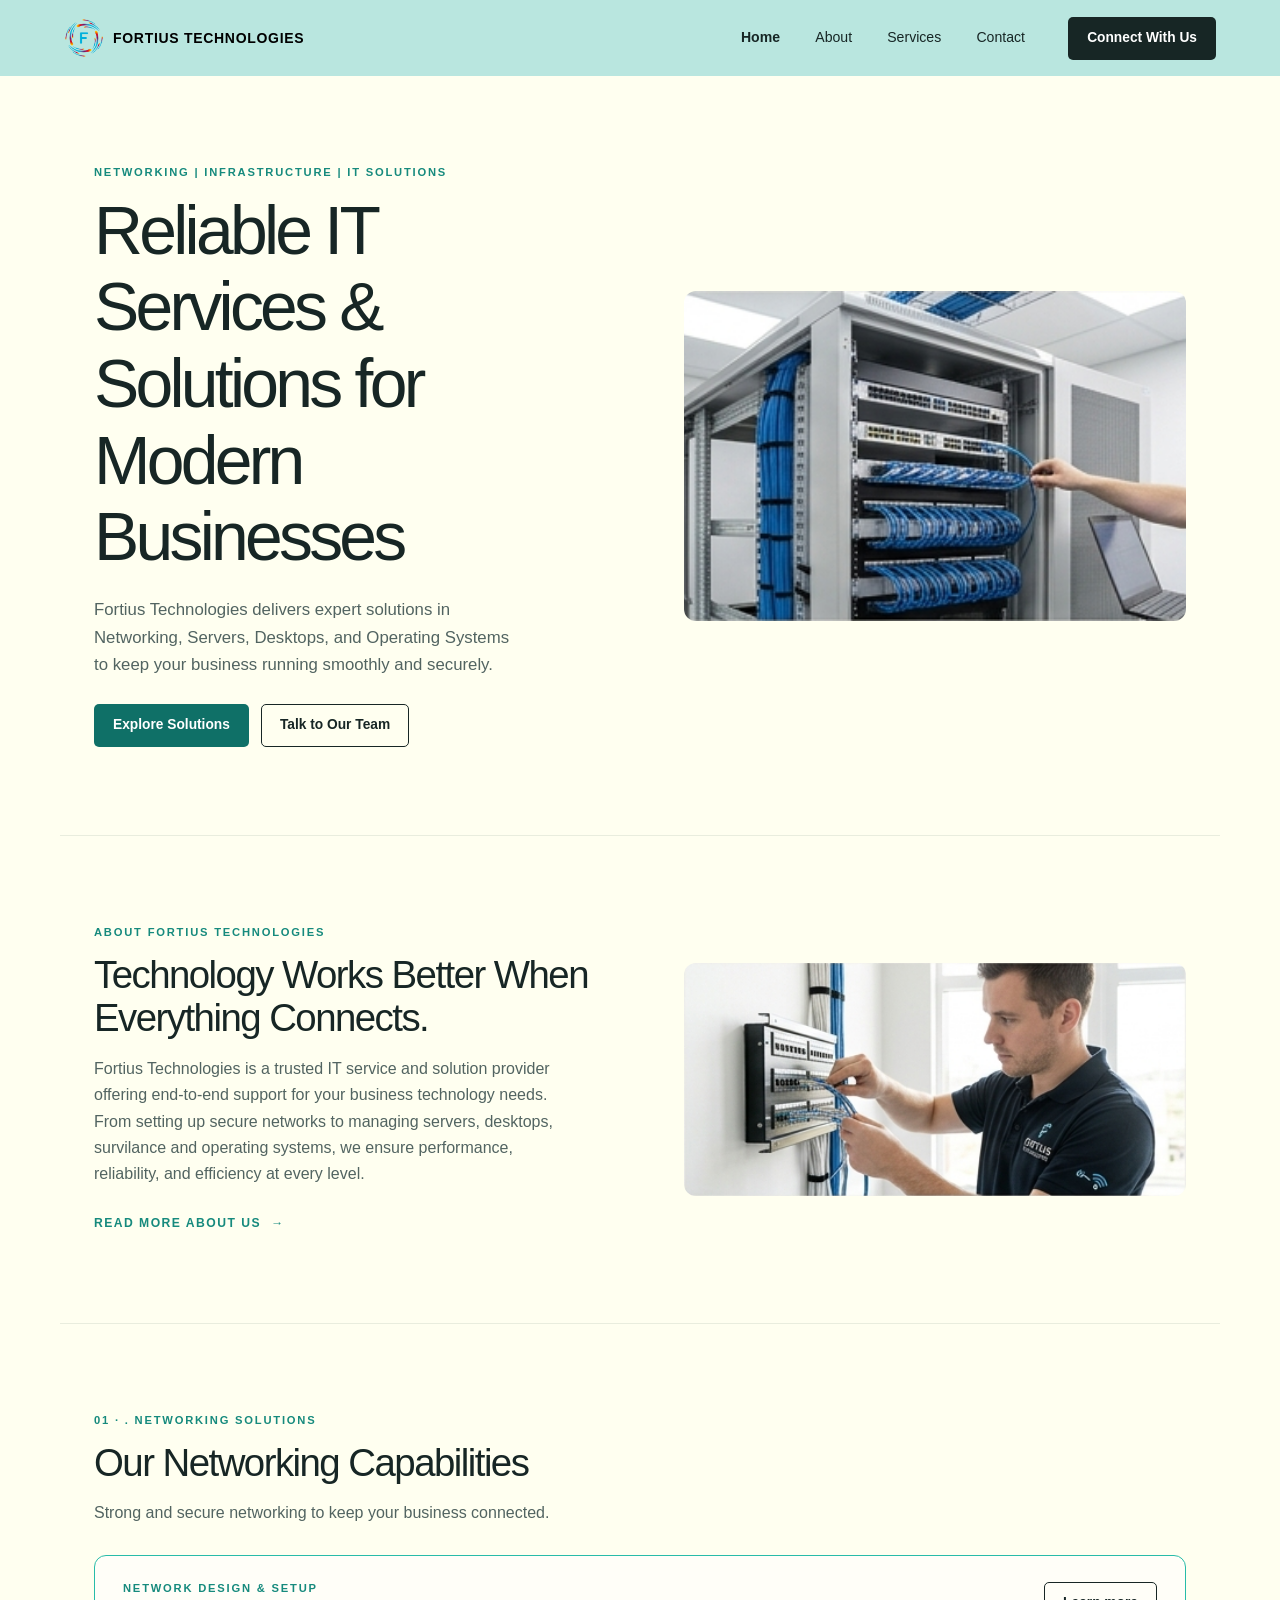
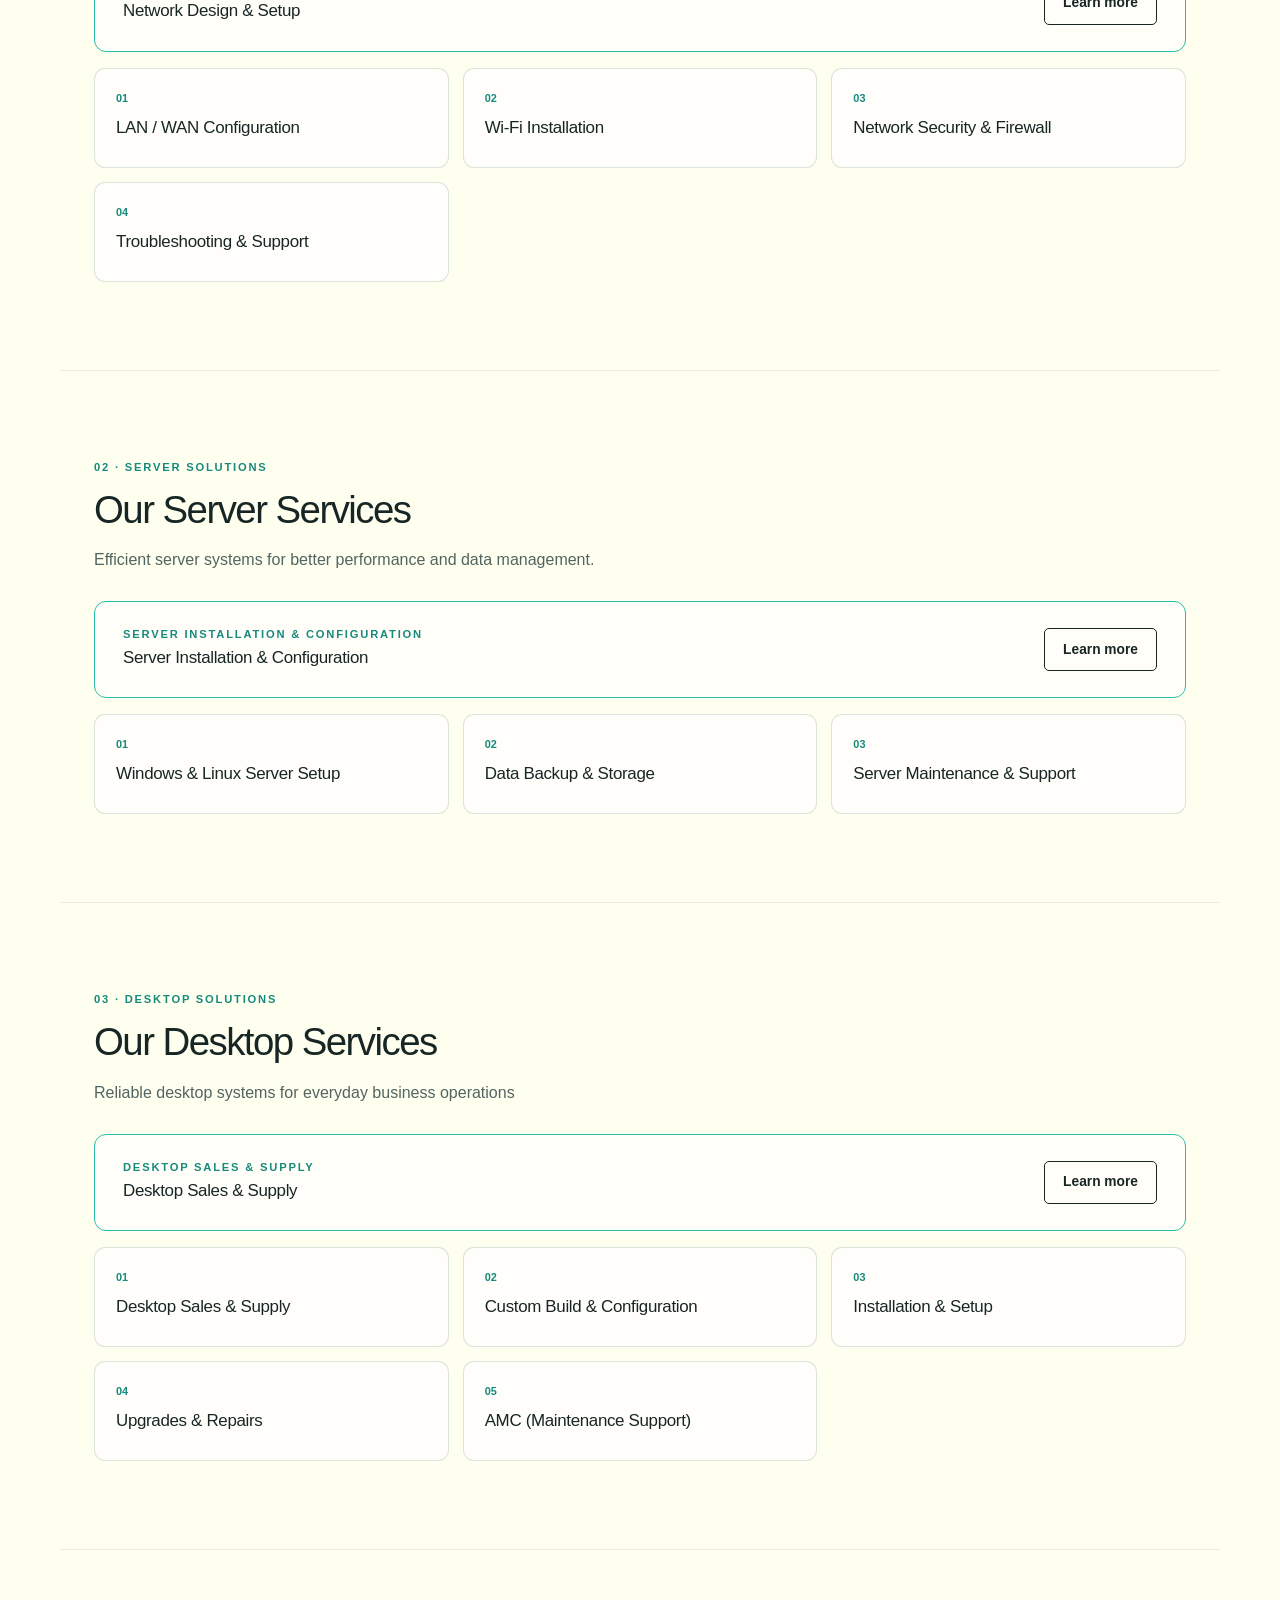
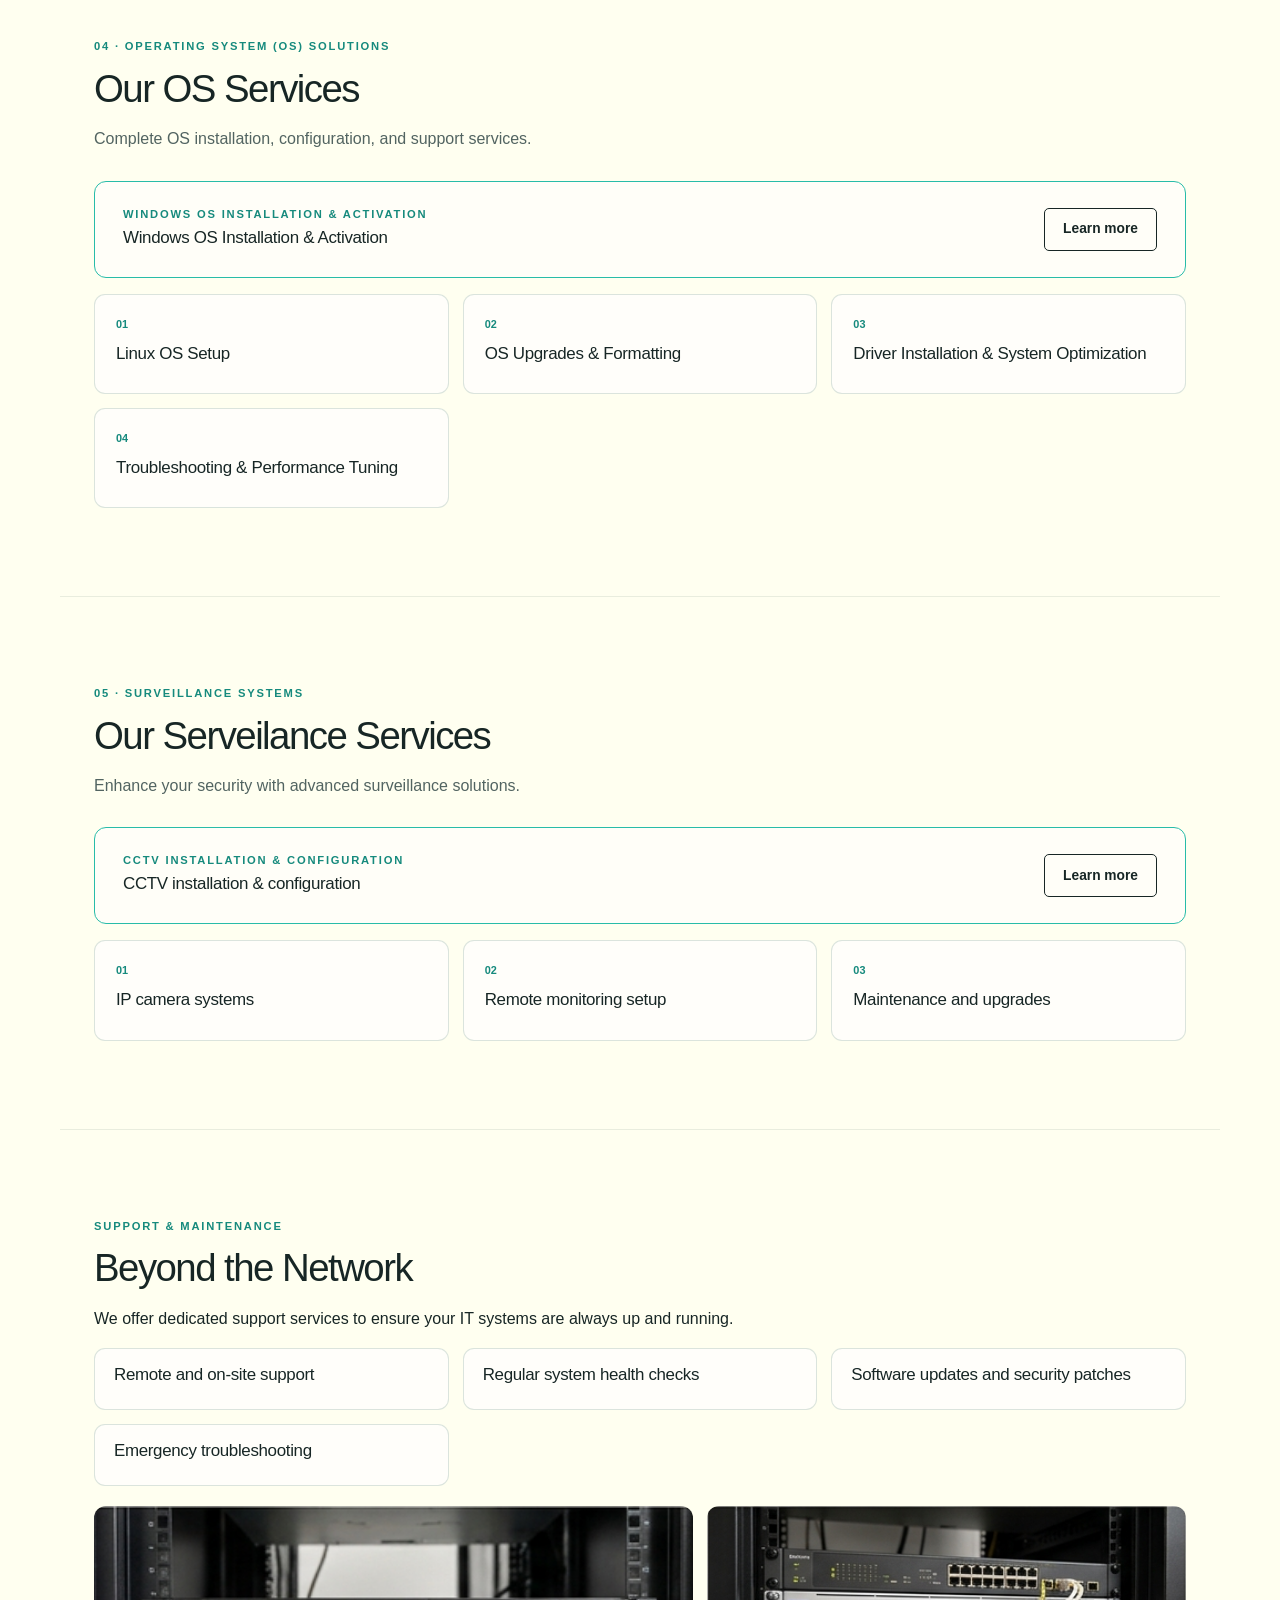
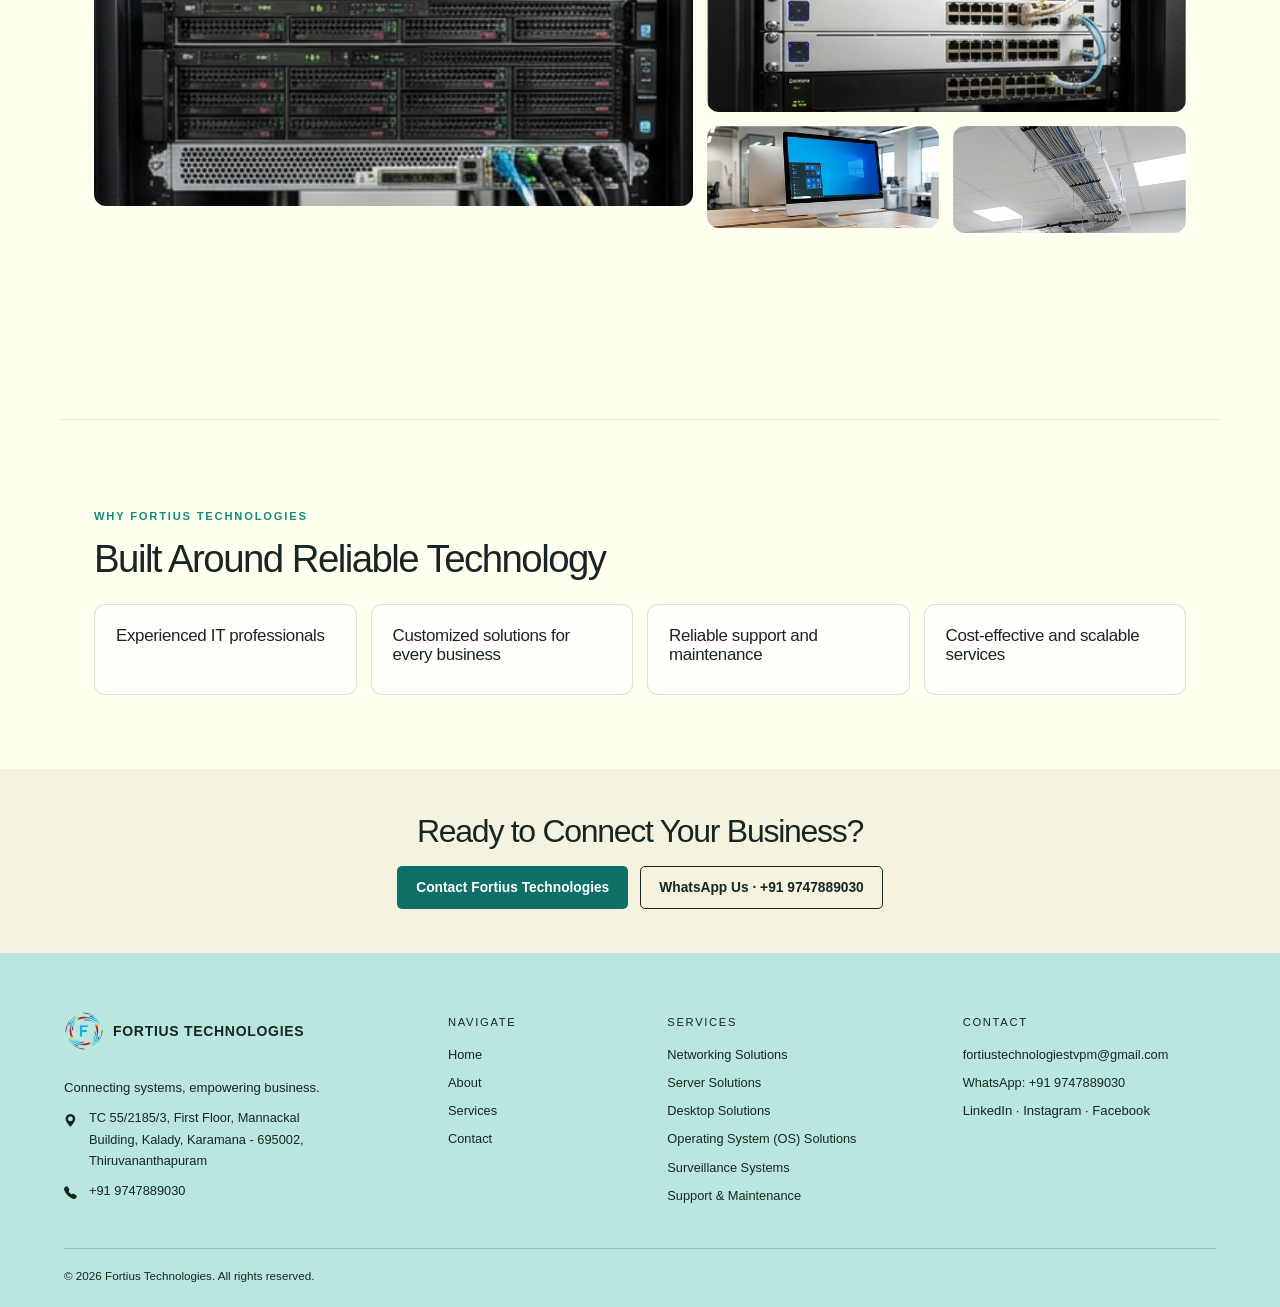
<file: index.html>
<!doctype html>
<html lang="en">
<head>
  <meta charset="utf-8">
  <meta name="viewport" content="width=device-width, initial-scale=1">
  <meta name="description" content="Fortius Technologies connects businesses with reliable networking and IT infrastructure solutions.">
  <title>Fortius Technologies | Connecting Systems. Powering Business.</title>
  <link href="https://cdn.jsdelivr.net/npm/bootstrap@5.0.2/dist/css/bootstrap.min.css" rel="stylesheet" integrity="sha384-EVSTQN3/azprG1Anm3QDgpJLIm9Nao0Yz1ztcQTwFspd3yD65VohhpuuCOmLASjC" crossorigin="anonymous">
  <link rel="stylesheet" href="https://cdn.jsdelivr.net/npm/bootstrap-icons@1.11.3/font/bootstrap-icons.min.css">
  <link rel="icon" type="image/png" href="images/fortius_symbol.png">
  <link rel="stylesheet" href="styles.css">
</head>
<body>
  <header class="site-header navbar navbar-expand-lg">
    <div class="container-fluid site-header-inner">
      <div class="brand navbar-brand" aria-label="Fortius Technologies"><img class="brand-symbol" src="images/fortius_symbol.png" alt=""><span><strong>FORTIUS TECHNOLOGIES</strong></span></div>
      <button class="navbar-toggler" type="button" data-bs-toggle="collapse" data-bs-target="#fortiusNavbar" aria-controls="fortiusNavbar" aria-expanded="false" aria-label="Toggle navigation">
        <span class="navbar-toggler-icon"></span>
      </button>
      <nav class="collapse navbar-collapse" id="fortiusNavbar" aria-label="Main navigation">
        <ul class="navbar-nav ms-auto align-items-lg-center">
          <li class="nav-item"><a class="nav-link active" href="index.html" aria-current="page">Home</a></li>
          <li class="nav-item"><a class="nav-link" href="about.html">About</a></li>
          <li class="nav-item"><a class="nav-link" href="services.html">Services</a></li>
          <li class="nav-item"><a class="nav-link" href="contact.html">Contact</a></li>
          <li class="nav-item"><a class="button button-dark header-cta ms-lg-3" href="contact.html">Connect With Us</a></li>
        </ul>
      </nav>
    </div>
  </header>

  <main>
    <section class="section hero">
      <div class="hero-copy">
        <p class="eyebrow">Networking | Infrastructure | IT Solutions</p>
        <h1>Reliable IT Services & Solutions for Modern Businesses</h1>
        <p class="intro">Fortius Technologies delivers expert solutions in Networking, Servers, Desktops, and Operating Systems to keep your business running smoothly and securely.</p>
        <div class="button-row"><a class="button button-primary" href="services.html">Explore Solutions</a><a class="button button-outline" href="contact.html">Talk to Our Team</a></div>
      </div>
      <img class="image-placeholder image-hero" src="images/01-home-hero-it-installation.png" alt="Technician working on a network installation">
    </section>

    <section class="section about-preview">
      <div class="section-copy">
        <p class="eyebrow">About Fortius Technologies</p>
        <h2>Technology Works Better When Everything Connects.</h2>
        <p>Fortius Technologies is a trusted IT service and solution provider offering end-to-end support for your business technology needs. From setting up secure networks to managing servers, desktops, survilance and operating systems, we ensure performance, reliability, and efficiency at every level.</p>
        <a class="text-link" href="about.html">Read more about us <span aria-hidden="true">→</span></a>
      </div>
      <img class="image-placeholder image-chart" src="images/02-about-technician-at-work.png" alt="Fortius Technologies technician working on network cabling">
    </section>

    <section class="section capabilities">
      <p class="eyebrow">01 · . Networking Solutions</p>
      <h2>Our Networking Capabilities</h2>
      <p class="section-lead">Strong and secure networking to keep your business connected.</p>
      <article class="feature-card">
        <div><p class="eyebrow">Network Design & Setup </p><h3>	Network Design & Setup </h3></div>
        <a class="button button-outline" href="services.html">Learn more</a>
      </article>
      <div class="card-grid card-grid-five">
        <article class="small-card"><span class="card-number">01</span><h3>LAN / WAN Configuration </h3></article>
        <article class="small-card"><span class="card-number">02</span><h3>Wi-Fi Installation </h3></article>
        <article class="small-card"><span class="card-number">03</span><h3>Network Security & Firewall </h3></article>
        <article class="small-card"><span class="card-number">04</span><h3>Troubleshooting & Support </h3></article>
        
      </div>
    </section>
     <section class="section capabilities">
      <p class="eyebrow">02 · Server Solutions</p>
      <h2>Our Server Services</h2>
      <p class="section-lead">Efficient server systems for better performance and data management.</p>
      <article class="feature-card">
        <div><p class="eyebrow">Server Installation & Configuration  </p><h3>	Server Installation & Configuration  </h3></div>
        <a class="button button-outline" href="services.html">Learn more</a>
      </article>
      <div class="card-grid card-grid-five">
        <article class="small-card"><span class="card-number">01</span><h3>Windows & Linux Server Setup </h3></article>
        <article class="small-card"><span class="card-number">02</span><h3>Data Backup & Storage  </h3></article>
        <article class="small-card"><span class="card-number">03</span><h3>Server Maintenance & Support  </h3></article>
        
        
      </div>
    </section>
     <section class="section capabilities">
      <p class="eyebrow">03 · Desktop Solutions </p>
      <h2>Our Desktop Services</h2> 
      <p class="section-lead">Reliable desktop systems for everyday business operations</p>
      <article class="feature-card">
        <div><p class="eyebrow">	Desktop Sales & Supply </p><h3>Desktop Sales & Supply </h3></div>
        <a class="button button-outline" href="services.html">Learn more</a>
      </article>
      <div class="card-grid card-grid-five">
        <article class="small-card"><span class="card-number">01</span><h3>	Desktop Sales & Supply </h3></article>
        <article class="small-card"><span class="card-number">02</span><h3>Custom Build & Configuration  </h3></article>
        <article class="small-card"><span class="card-number">03</span><h3>Installation & Setup  </h3></article>
        <article class="small-card"><span class="card-number">04</span><h3>Upgrades & Repairs  </h3></article>
        <article class="small-card"><span class="card-number">05</span><h3>AMC (Maintenance Support)   </h3></article>
      </div>
    </section>
     <section class="section capabilities">
      <p class="eyebrow">04 · Operating System (OS) Solutions</p>
      <h2>Our OS Services</h2>
      <p class="section-lead">Complete OS installation, configuration, and support services.</p>
      <article class="feature-card">
        <div><p class="eyebrow">Windows OS Installation & Activation  </p><h3>	Windows OS Installation & Activation  </h3></div>
        <a class="button button-outline" href="services.html">Learn more</a>
      </article>
      <div class="card-grid card-grid-five">
        <article class="small-card"><span class="card-number">01</span><h3>	Linux OS Setup  </h3></article>
        <article class="small-card"><span class="card-number">02</span><h3>OS Upgrades & Formatting  </h3></article>
        <article class="small-card"><span class="card-number">03</span><h3>Driver Installation & System Optimization </h3></article>
        <article class="small-card"><span class="card-number">04</span><h3>Troubleshooting & Performance Tuning  </h3></article>
        
      </div>
    </section>
     <section class="section capabilities">
      <p class="eyebrow">05 · Surveillance Systems</p>
      <h2>Our Serveilance  Services</h2>
      <p class="section-lead">Enhance your security with advanced surveillance solutions.</p>
      <article class="feature-card">
        <div><p class="eyebrow">	CCTV installation & configuration  </p><h3>	CCTV installation & configuration  </h3></div>
        <a class="button button-outline" href="services.html">Learn more</a>
      </article>
      <div class="card-grid card-grid-five">
        <article class="small-card"><span class="card-number">01</span><h3>	IP camera systems   </h3></article>
        <article class="small-card"><span class="card-number">02</span><h3>Remote monitoring setup   </h3></article>
        <article class="small-card"><span class="card-number">03</span><h3>Maintenance and upgrades </h3></article>
        
        
      </div>
    </section>

    <section class="section beyond">
      <p class="eyebrow">Support & Maintenance</p>
      <h2>Beyond the Network</h2>
      <p>We offer dedicated support services to ensure your IT systems are always up and running.</p>
      <div class="card-grid card-grid-three compact-grid">
        <article class="small-card"><h3>Remote and on-site support </h3></article>
        <article class="small-card"><h3>Regular system health checks </h3></article>
        <article class="small-card"><h3>Software updates and security patches </h3></article>
        <article class="small-card"><h3>Emergency troubleshooting </h3></article>
      </div>
      <div class="image-grid">
        <img class="image-placeholder image-large" src="images/08-server-installations.png" alt="Installed server equipment in a rack">
        <div class="image-stack">
          <img class="image-placeholder" src="images/04-networking-switching-routing.png" alt="Network switches and routing equipment">
          <div class="image-pair">
            <img class="image-placeholder" src="images/09-desktop-sales-services.png" alt="Desktop computer prepared for business use">
            <img class="image-placeholder" src="images/03-structured-cabling.png" alt="Structured network cabling installation">
          </div>
        </div>
      </div>
    </section>

    <section class="section reliable">
      <p class="eyebrow">Why Fortius Technologies</p>
      <h2>Built Around Reliable Technology</h2>
      <div class="card-grid card-grid-four">
        <article class="small-card"><h3>Experienced IT professionals </h3></article>
        <article class="small-card"><h3>Customized solutions for every business </h3></article>
        <article class="small-card"><h3>Reliable support and maintenance </h3></article>
        <article class="small-card"><h3>Cost-effective and scalable services</h3></article>
      </div>
    </section>

    <section class="contact-banner">
      <h2>Ready to Connect Your Business?</h2>
      <div class="button-row"><a class="button button-primary" href="contact.html">Contact Fortius Technologies</a><a class="button button-outline" href="https://wa.me/919747889030">WhatsApp Us · +91 9747889030</a></div>
    </section>
  </main>

  <footer class="site-footer">
    <div class="footer-brand"><a class="brand brand-light" href="index.html"><img class="brand-symbol" src="images/fortius_symbol.png" alt=""><span><strong>FORTIUS TECHNOLOGIES</strong></span></a><p>Connecting systems, empowering business.</p><p class="footer-contact-line"><i class="bi bi-geo-alt-fill" aria-hidden="true"></i><span>TC 55/2185/3, First Floor, Mannackal Building, Kalady, Karamana - 695002, Thiruvananthapuram</span></p><a class="footer-contact-line" href="tel:+919747889030"><i class="bi bi-telephone-fill" aria-hidden="true"></i><span>+91 9747889030</span></a></div>
    <div class="footer-column"><h2>Navigate</h2><a href="index.html">Home</a><a href="about.html">About</a><a href="services.html">Services</a><a href="contact.html">Contact</a></div>
    <div class="footer-column"><h2>Services</h2><a href="services.html">Networking Solutions</a><a href="services.html">Server Solutions</a><a href="services.html">Desktop Solutions</a><a href="services.html">Operating System (OS) Solutions</a><a href="services.html">Surveillance Systems</a><a href="services.html">Support &amp; Maintenance</a></div>
    <div class="footer-column"><h2>Contact</h2><a href="mailto:fortiustechnologiestvpm@gmail.com">fortiustechnologiestvpm@gmail.com</a><a href="https://wa.me/919747889030">WhatsApp: +91 9747889030</a><p>LinkedIn · Instagram · Facebook</p></div>
    <div class="footer-bottom"><span>© 2026 Fortius Technologies. All rights reserved.</span></div>
  </footer>
  <script src="https://cdn.jsdelivr.net/npm/@popperjs/core@2.9.2/dist/umd/popper.min.js" integrity="sha384-IQsoLXl5PILFhosVNubq5LC7Qb9DXgDA9i+tQ8Zj3iwWAwPtgFTxbJ8NT4GN1R8p" crossorigin="anonymous"></script>
<script src="https://cdn.jsdelivr.net/npm/bootstrap@5.0.2/dist/js/bootstrap.min.js" integrity="sha384-cVKIPhGWiC2Al4u+LWgxfKTRIcfu0JTxR+EQDz/bgldoEyl4H0zUF0QKbrJ0EcQF" crossorigin="anonymous"></script>
</body>
</html>
</file>
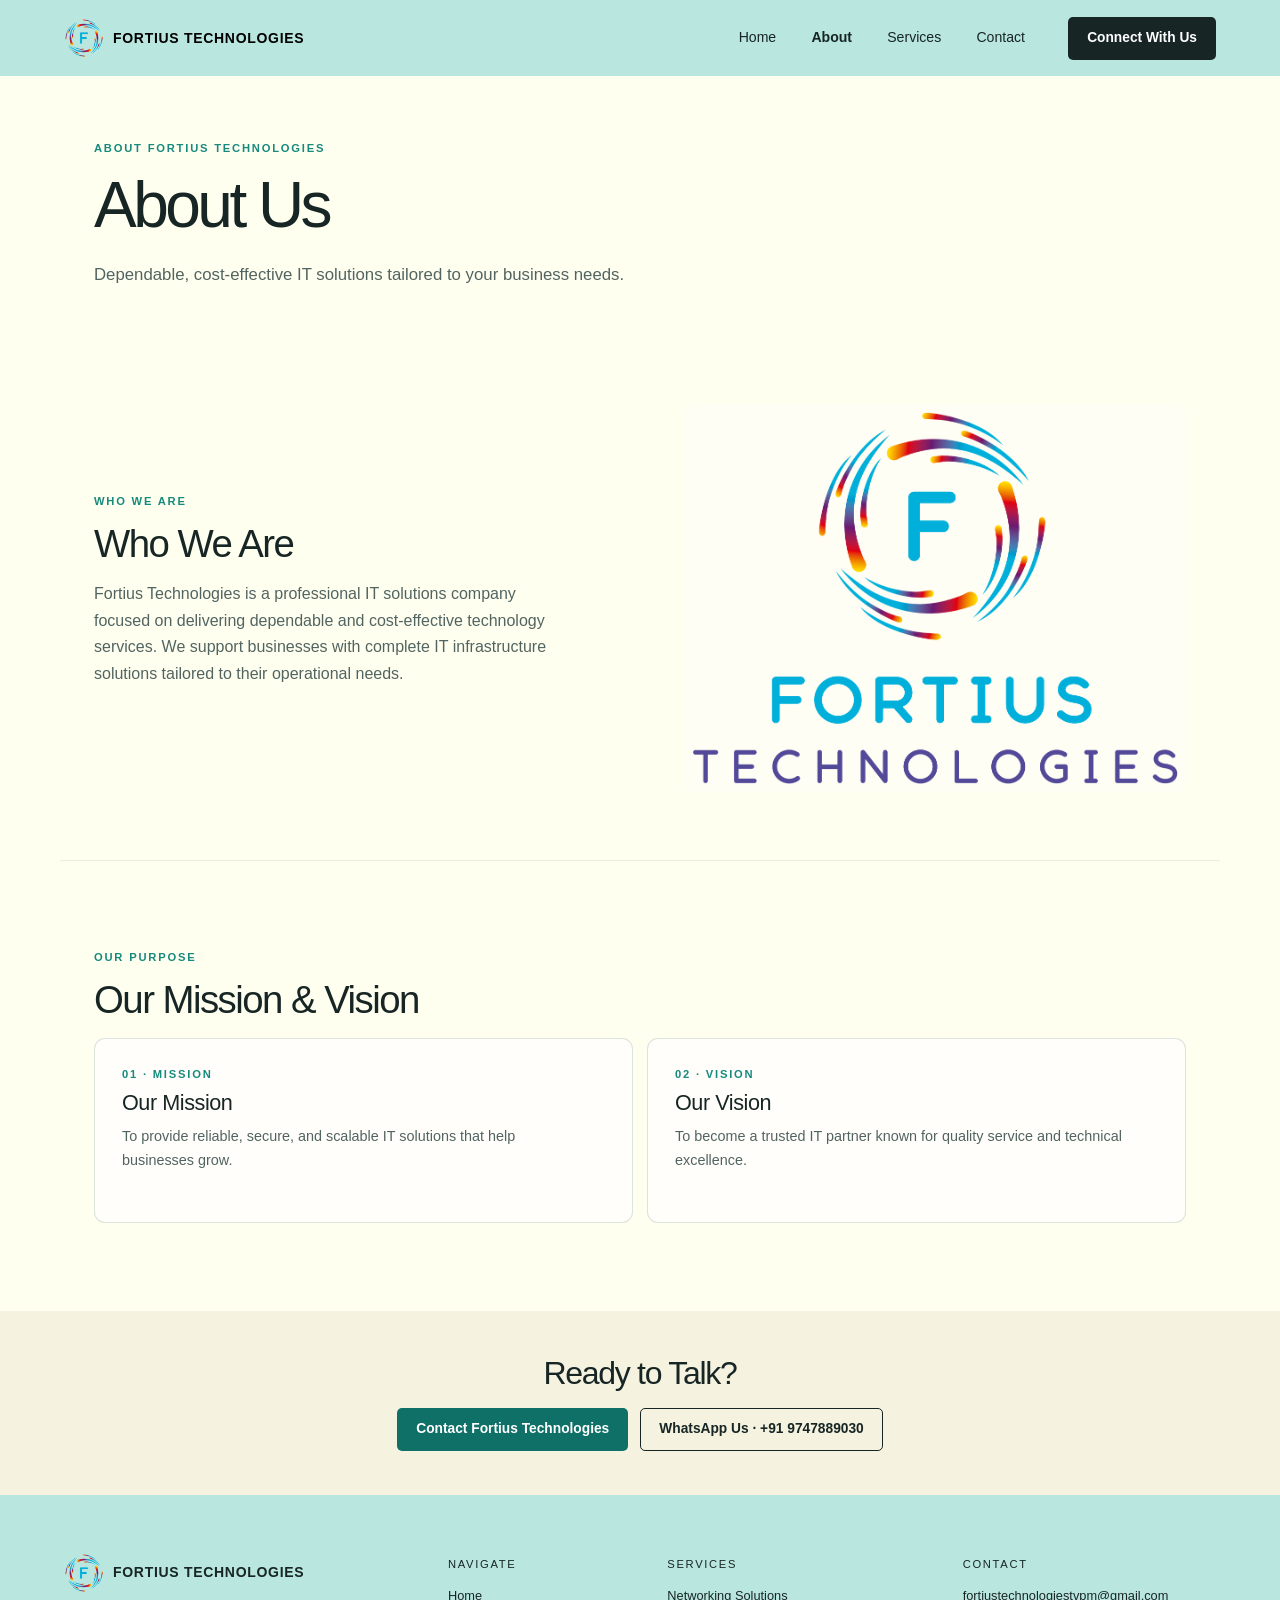
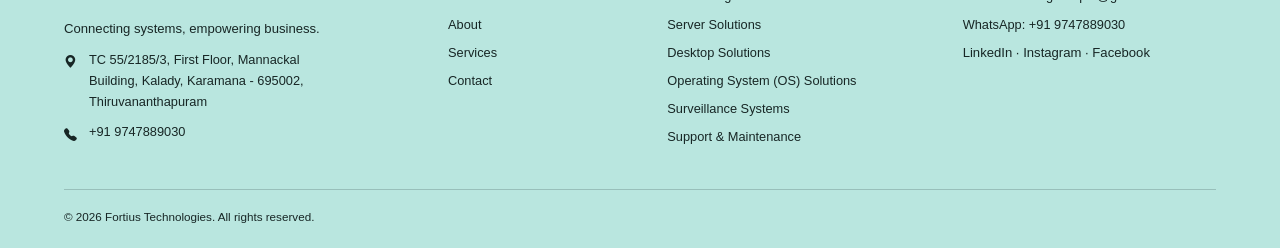
<file: about.html>
<!doctype html>
<html lang="en">
<head>
  <meta charset="utf-8">
  <meta name="viewport" content="width=device-width, initial-scale=1">
  <meta name="description" content="Learn about Fortius Technologies and our approach to connected technology and IT infrastructure.">
  <title>About Fortius Technologies | The Technology Behind Better Connections</title>
  <link href="https://cdn.jsdelivr.net/npm/bootstrap@5.0.2/dist/css/bootstrap.min.css" rel="stylesheet" integrity="sha384-EVSTQN3/azprG1Anm3QDgpJLIm9Nao0Yz1ztcQTwFspd3yD65VohhpuuCOmLASjC" crossorigin="anonymous">
  <link rel="stylesheet" href="https://cdn.jsdelivr.net/npm/bootstrap-icons@1.11.3/font/bootstrap-icons.min.css">
  <link rel="stylesheet" href="styles.css">
  <link rel="icon" type="image/png" href="images/fortius_symbol.png">
</head>
<body>
  <header class="site-header navbar navbar-expand-lg">
    <div class="container-fluid site-header-inner">
      <div class="brand navbar-brand" aria-label="Fortius Technologies"><img class="brand-symbol" src="images/fortius_symbol.png" alt=""><span><strong>FORTIUS TECHNOLOGIES</strong></span></div>
      <button class="navbar-toggler" type="button" data-bs-toggle="collapse" data-bs-target="#fortiusNavbar" aria-controls="fortiusNavbar" aria-expanded="false" aria-label="Toggle navigation">
        <span class="navbar-toggler-icon"></span>
      </button>
      <nav class="collapse navbar-collapse" id="fortiusNavbar" aria-label="Main navigation">
        <ul class="navbar-nav ms-auto align-items-lg-center">
          <li class="nav-item"><a class="nav-link" href="index.html">Home</a></li>
          <li class="nav-item"><a class="nav-link active" href="about.html" aria-current="page">About</a></li>
          <li class="nav-item"><a class="nav-link" href="services.html">Services</a></li>
          <li class="nav-item"><a class="nav-link" href="contact.html">Contact</a></li>
          <li class="nav-item"><a class="button button-dark header-cta ms-lg-3" href="contact.html">Connect With Us</a></li>
        </ul>
      </nav>
    </div>
  </header>

  <main>
    <section class="section page-intro">
      <p class="eyebrow">About Fortius Technologies</p>
      <h1>About Us</h1>
      <p class="intro">Dependable, cost-effective IT solutions tailored to your business needs.</p>
    </section>

    <section class="section split-section">
      <div class="section-copy">
        <p class="eyebrow">Who We Are</p>
        <h2>Who We Are</h2>
        <p>Fortius Technologies is a professional IT solutions company focused on delivering dependable and cost-effective technology services. We support businesses with complete IT infrastructure solutions tailored to their operational needs.</p>
      </div>
      <img class="image-placeholder image-about" src="images/fortius_complete.png" alt="Fortius Technologies">
    </section>

    <section class="section mission-section">
      <p class="eyebrow">Our Purpose</p>
      <h2>Our Mission &amp; Vision</h2>
      <div class="card-grid card-grid-two">
        <article class="small-card large-card"><p class="eyebrow">01 · Mission</p><h3>Our Mission</h3><p>To provide reliable, secure, and scalable IT solutions that help businesses grow.</p></article>
        <article class="small-card large-card"><p class="eyebrow">02 · Vision</p><h3>Our Vision</h3><p>To become a trusted IT partner known for quality service and technical excellence.</p></article>
      </div>
    </section>

    

    <section class="contact-banner">
      <h2>Ready to Talk? </h2>
      <div class="button-row"><a class="button button-primary" href="contact.html">Contact Fortius Technologies</a><a class="button button-outline" href="https://wa.me/919747889030">WhatsApp Us · +91 9747889030</a></div>
    </section>
  </main>

  <footer class="site-footer">
    <div class="footer-brand"><a class="brand brand-light" href="index.html"><img class="brand-symbol" src="images/fortius_symbol.png" alt=""><span><strong>FORTIUS TECHNOLOGIES</strong></span></a><p>Connecting systems, empowering business.</p><p class="footer-contact-line"><i class="bi bi-geo-alt-fill" aria-hidden="true"></i><span>TC 55/2185/3, First Floor, Mannackal Building, Kalady, Karamana - 695002, Thiruvananthapuram</span></p><a class="footer-contact-line" href="tel:+919747889030"><i class="bi bi-telephone-fill" aria-hidden="true"></i><span>+91 9747889030</span></a></div>
    <div class="footer-column"><h2>Navigate</h2><a href="index.html">Home</a><a href="about.html">About</a><a href="services.html">Services</a><a href="contact.html">Contact</a></div>
    <div class="footer-column"><h2>Services</h2><a href="services.html">Networking Solutions</a><a href="services.html">Server Solutions</a><a href="services.html">Desktop Solutions</a><a href="services.html">Operating System (OS) Solutions</a><a href="services.html">Surveillance Systems</a><a href="services.html">Support &amp; Maintenance</a></div>
    <div class="footer-column"><h2>Contact</h2><a href="mailto:fortiustechnologiestvpm@gmail.com">fortiustechnologiestvpm@gmail.com</a><a href="https://wa.me/919747889030">WhatsApp: +91 9747889030</a><p>LinkedIn · Instagram · Facebook</p></div>
    <div class="footer-bottom"><span>© 2026 Fortius Technologies. All rights reserved.</span></div>
  </footer>
  <script src="https://cdn.jsdelivr.net/npm/@popperjs/core@2.9.2/dist/umd/popper.min.js" integrity="sha384-IQsoLXl5PILFhosVNubq5LC7Qb9DXgDA9i+tQ8Zj3iwWAwPtgFTxbJ8NT4GN1R8p" crossorigin="anonymous"></script>
  <script src="https://cdn.jsdelivr.net/npm/bootstrap@5.0.2/dist/js/bootstrap.min.js" integrity="sha384-cVKIPhGWiC2Al4u+LWgxfKTRIcfu0JTxR+EQDz/bgldoEyl4H0zUF0QKbrJ0EcQF" crossorigin="anonymous"></script>
</body>
</html>
</file>
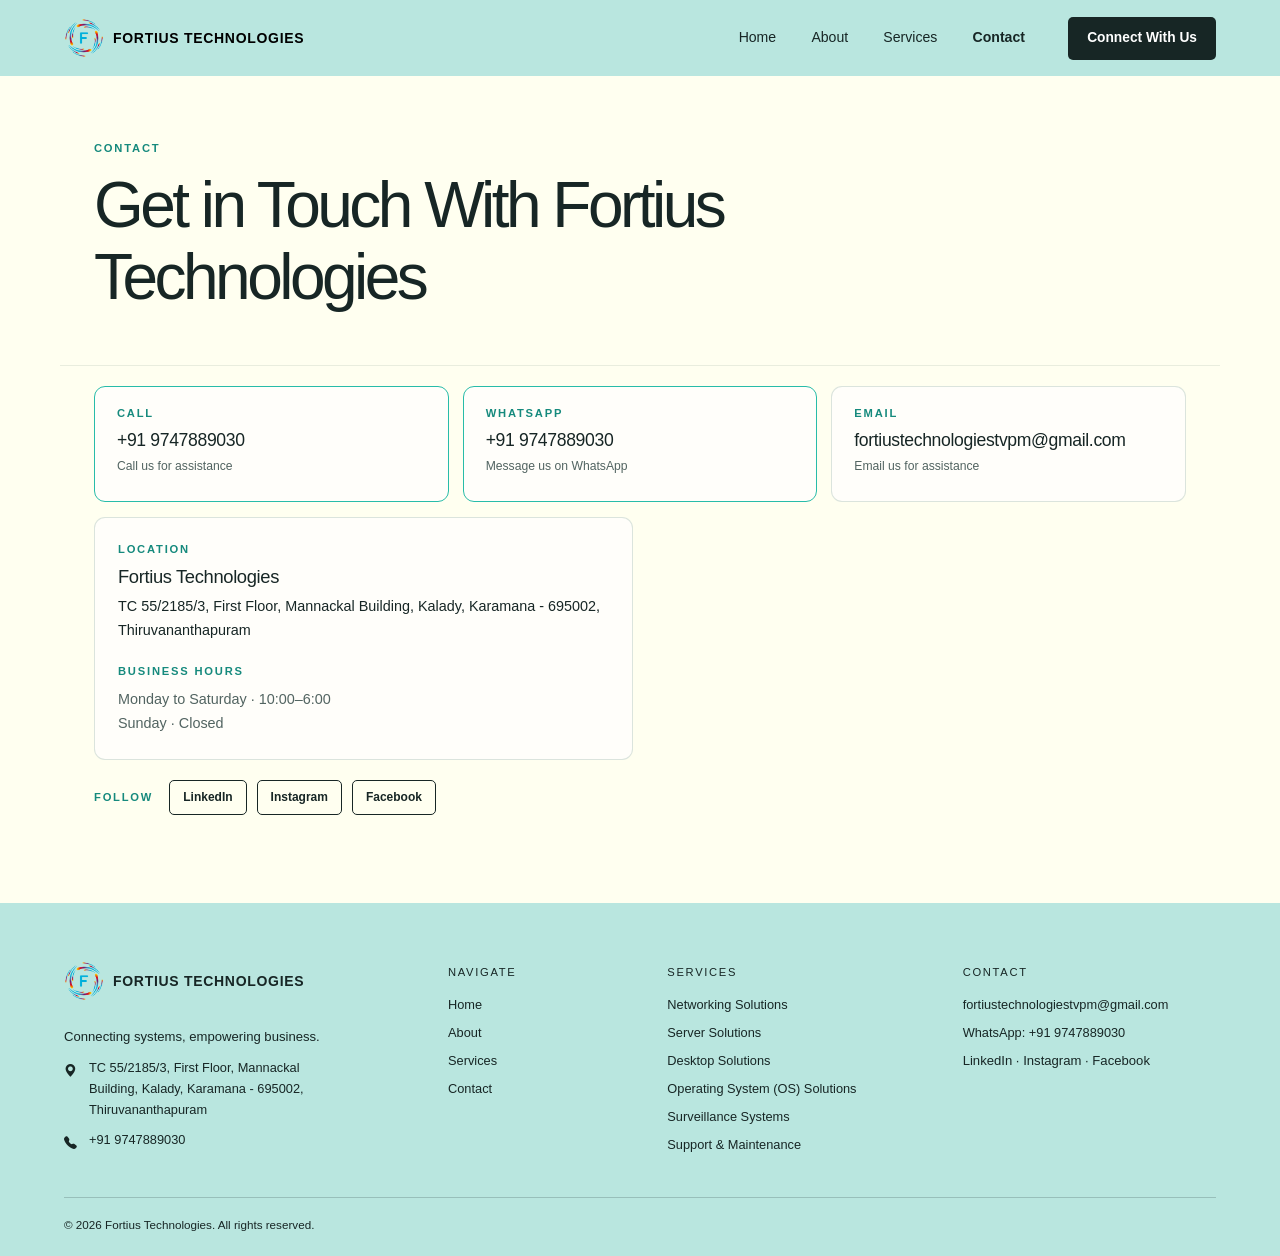
<file: contact.html>
<!doctype html>
<html lang="en">
<head>
  <meta charset="utf-8">
  <meta name="viewport" content="width=device-width, initial-scale=1">
  <meta name="description" content="Get in touch with Fortius Technologies about networking and IT infrastructure.">
  <title>Contact Fortius Technologies | Get in Touch</title>
  <link href="https://cdn.jsdelivr.net/npm/bootstrap@5.0.2/dist/css/bootstrap.min.css" rel="stylesheet" integrity="sha384-EVSTQN3/azprG1Anm3QDgpJLIm9Nao0Yz1ztcQTwFspd3yD65VohhpuuCOmLASjC" crossorigin="anonymous">
  <link rel="stylesheet" href="https://cdn.jsdelivr.net/npm/bootstrap-icons@1.11.3/font/bootstrap-icons.min.css">
  <link rel="icon" type="image/png" href="images/fortius_symbol.png">
  <link rel="stylesheet" href="styles.css">
</head>
<body>
  <header class="site-header navbar navbar-expand-lg">
    <div class="container-fluid site-header-inner">
      <div class="brand navbar-brand" aria-label="Fortius Technologies"><img class="brand-symbol" src="images/fortius_symbol.png" alt=""><span><strong>FORTIUS TECHNOLOGIES</strong></span></div>
      <button class="navbar-toggler" type="button" data-bs-toggle="collapse" data-bs-target="#fortiusNavbar" aria-controls="fortiusNavbar" aria-expanded="false" aria-label="Toggle navigation">
        <span class="navbar-toggler-icon"></span>
      </button>
      <nav class="collapse navbar-collapse" id="fortiusNavbar" aria-label="Main navigation">
        <ul class="navbar-nav ms-auto align-items-lg-center">
          <li class="nav-item"><a class="nav-link" href="index.html">Home</a></li>
          <li class="nav-item"><a class="nav-link" href="about.html">About</a></li>
          <li class="nav-item"><a class="nav-link" href="services.html">Services</a></li>
          <li class="nav-item"><a class="nav-link active" href="contact.html" aria-current="page">Contact</a></li>
          <li class="nav-item"><a class="button button-dark header-cta ms-lg-3" href="contact.html">Connect With Us</a></li>
        </ul>
      </nav>
    </div>
  </header>

  <main class="contact-main">
    <section class="section page-intro contact-intro">
      <p class="eyebrow">Contact</p>
      <h1>Get in Touch With Fortius Technologies</h1>
    </section>

    <section class="section contact-details">
      <div class="card-grid card-grid-three contact-methods">
        <article class="small-card contact-method contact-method-featured"><p class="eyebrow">Call</p><h2><a href="tel:+919747889030">+91 9747889030</a></h2><p>Call us for assistance</p></article>
        <article class="small-card contact-method contact-method-featured"><p class="eyebrow">WhatsApp</p><h2><a href="https://wa.me/919747889030">+91 9747889030</a></h2><p>Message us on WhatsApp</p></article>
        <article class="small-card contact-method"><p class="eyebrow">Email</p><h2><a href="mailto:fortiustechnologiestvpm@gmail.com">fortiustechnologiestvpm@gmail.com</a></h2><p>Email us for assistance</p></article>
      </div>

      <div class="contact-locations">
        <article class="small-card location-card">
          <p class="eyebrow">Location</p>
          <h2>Fortius Technologies</h2>
          <p>TC 55/2185/3, First Floor, Mannackal Building, Kalady, Karamana - 695002, Thiruvananthapuram</p>
          <p class="eyebrow business-hours">Business hours</p>
          <p>Monday to Saturday · 10:00–6:00 <br>Sunday · Closed</p>
        </article>
        <iframe class="map-placeholder" src="https://www.google.com/maps/embed?pb=!1m18!1m12!1m3!1d3946.4083996071836!2d76.96408987435805!3d8.459605697643218!2m3!1f0!2f0!3f0!3m2!1i1024!2i768!4f13.1!3m3!1m2!1s0x3b05bbb177155c87%3A0x5b3839d9b506ef66!2sfortiustechnologies!5e0!3m2!1sen!2sin!4v1794295686903!5m2!1sen!2sin" title="Fortius Technologies location on Google Maps" allowfullscreen="" loading="lazy" referrerpolicy="strict-origin-when-cross-origin"></iframe>
      </div>

      <div class="social-links"><p class="eyebrow">Follow</p><a class="button button-outline" href="#linkedin">LinkedIn</a><a class="button button-outline" href="#instagram">Instagram</a><a class="button button-outline" href="#facebook">Facebook</a></div>
    </section>
  </main>

  <footer class="site-footer">
    <div class="footer-brand"><a class="brand brand-light" href="index.html"><img class="brand-symbol" src="images/fortius_symbol.png" alt=""><span><strong>FORTIUS TECHNOLOGIES</strong></span></a><p>Connecting systems, empowering business.</p><p class="footer-contact-line"><i class="bi bi-geo-alt-fill" aria-hidden="true"></i><span>TC 55/2185/3, First Floor, Mannackal Building, Kalady, Karamana - 695002, Thiruvananthapuram</span></p><a class="footer-contact-line" href="tel:+919747889030"><i class="bi bi-telephone-fill" aria-hidden="true"></i><span>+91 9747889030</span></a></div>
    <div class="footer-column"><h2>Navigate</h2><a href="index.html">Home</a><a href="about.html">About</a><a href="services.html">Services</a><a href="contact.html">Contact</a></div>
    <div class="footer-column"><h2>Services</h2><a href="services.html">Networking Solutions</a><a href="services.html">Server Solutions</a><a href="services.html">Desktop Solutions</a><a href="services.html">Operating System (OS) Solutions</a><a href="services.html">Surveillance Systems</a><a href="services.html">Support &amp; Maintenance</a></div>
    <div class="footer-column"><h2>Contact</h2><a href="mailto:fortiustechnologiestvpm@gmail.com">fortiustechnologiestvpm@gmail.com</a><a href="https://wa.me/919747889030">WhatsApp: +91 9747889030</a><p>LinkedIn · Instagram · Facebook</p></div>
    <div class="footer-bottom"><span>© 2026 Fortius Technologies. All rights reserved.</span></div>
  </footer>
  <script src="https://cdn.jsdelivr.net/npm/@popperjs/core@2.9.2/dist/umd/popper.min.js" integrity="sha384-IQsoLXl5PILFhosVNubq5LC7Qb9DXgDA9i+tQ8Zj3iwWAwPtgFTxbJ8NT4GN1R8p" crossorigin="anonymous"></script>
  <script src="https://cdn.jsdelivr.net/npm/bootstrap@5.0.2/dist/js/bootstrap.min.js" integrity="sha384-cVKIPhGWiC2Al4u+LWgxfKTRIcfu0JTxR+EQDz/bgldoEyl4H0zUF0QKbrJ0EcQF" crossorigin="anonymous"></script>
</body>
</html>
</file>
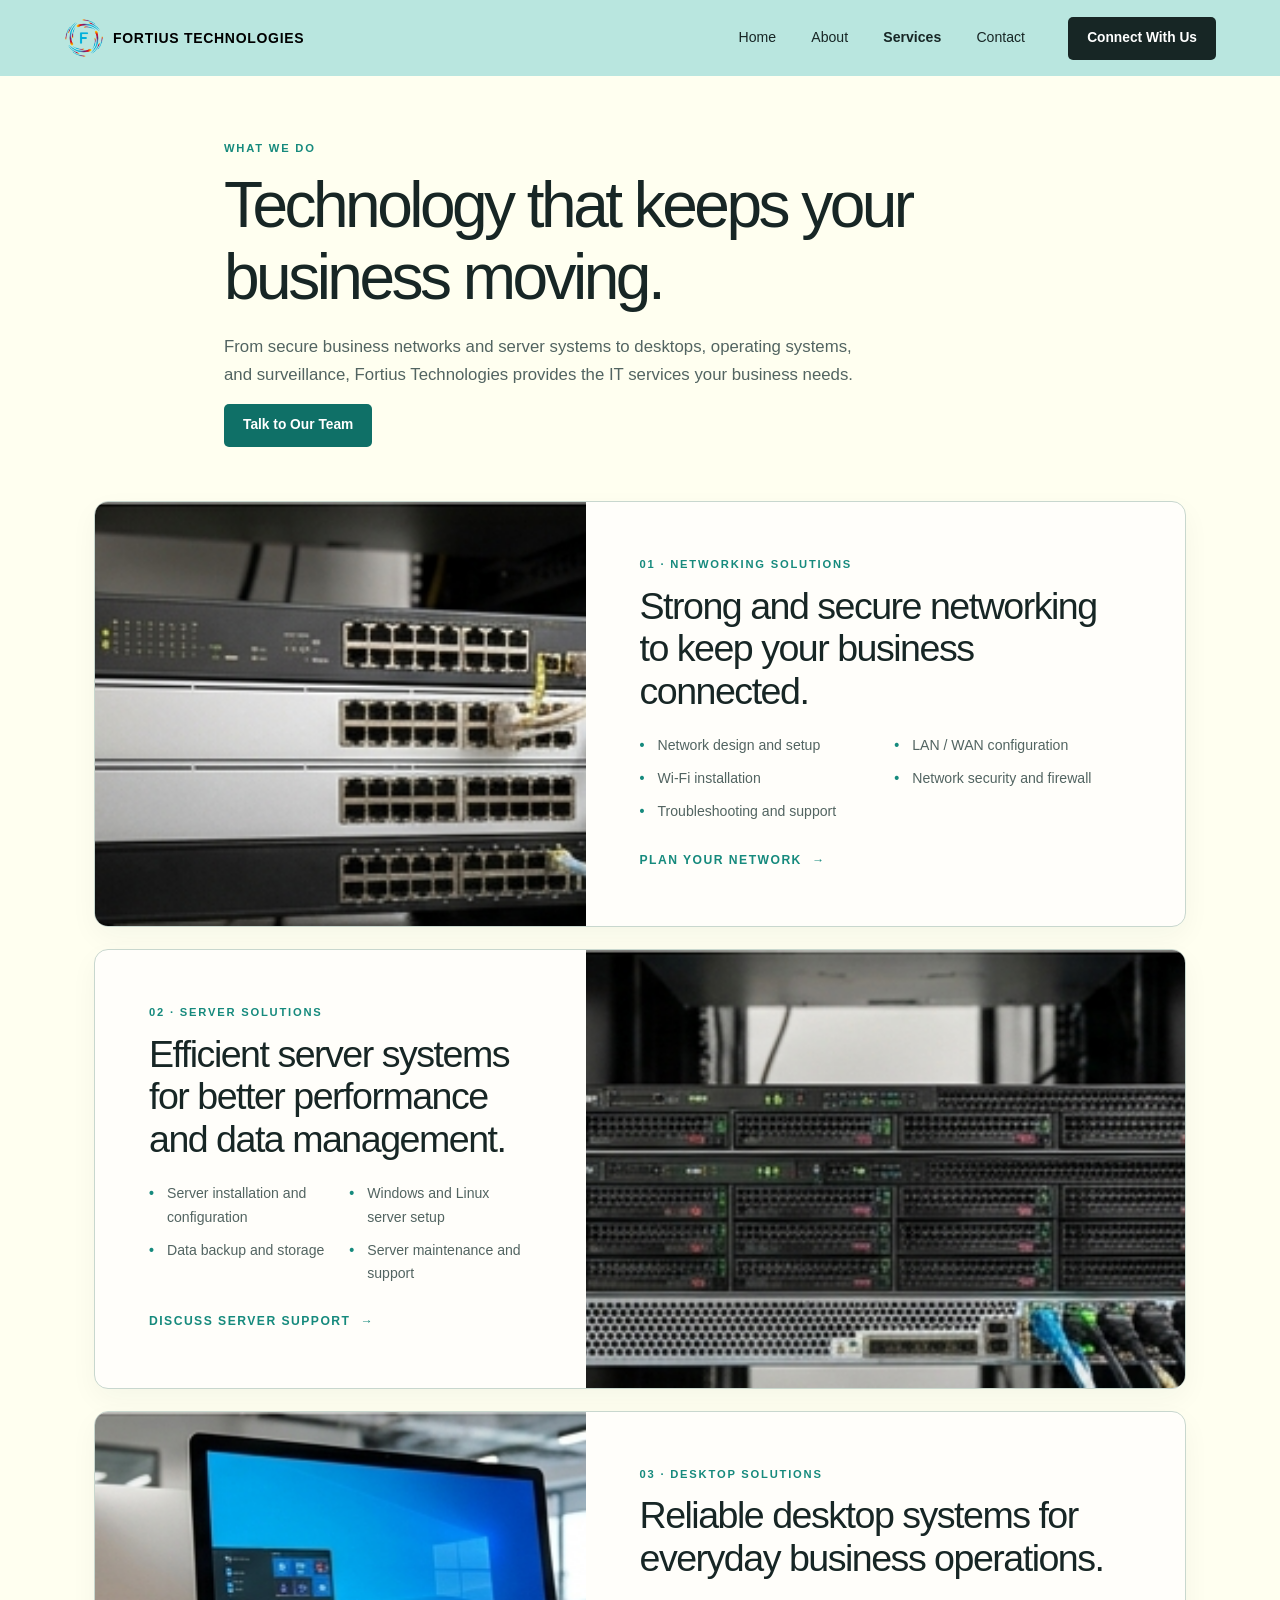
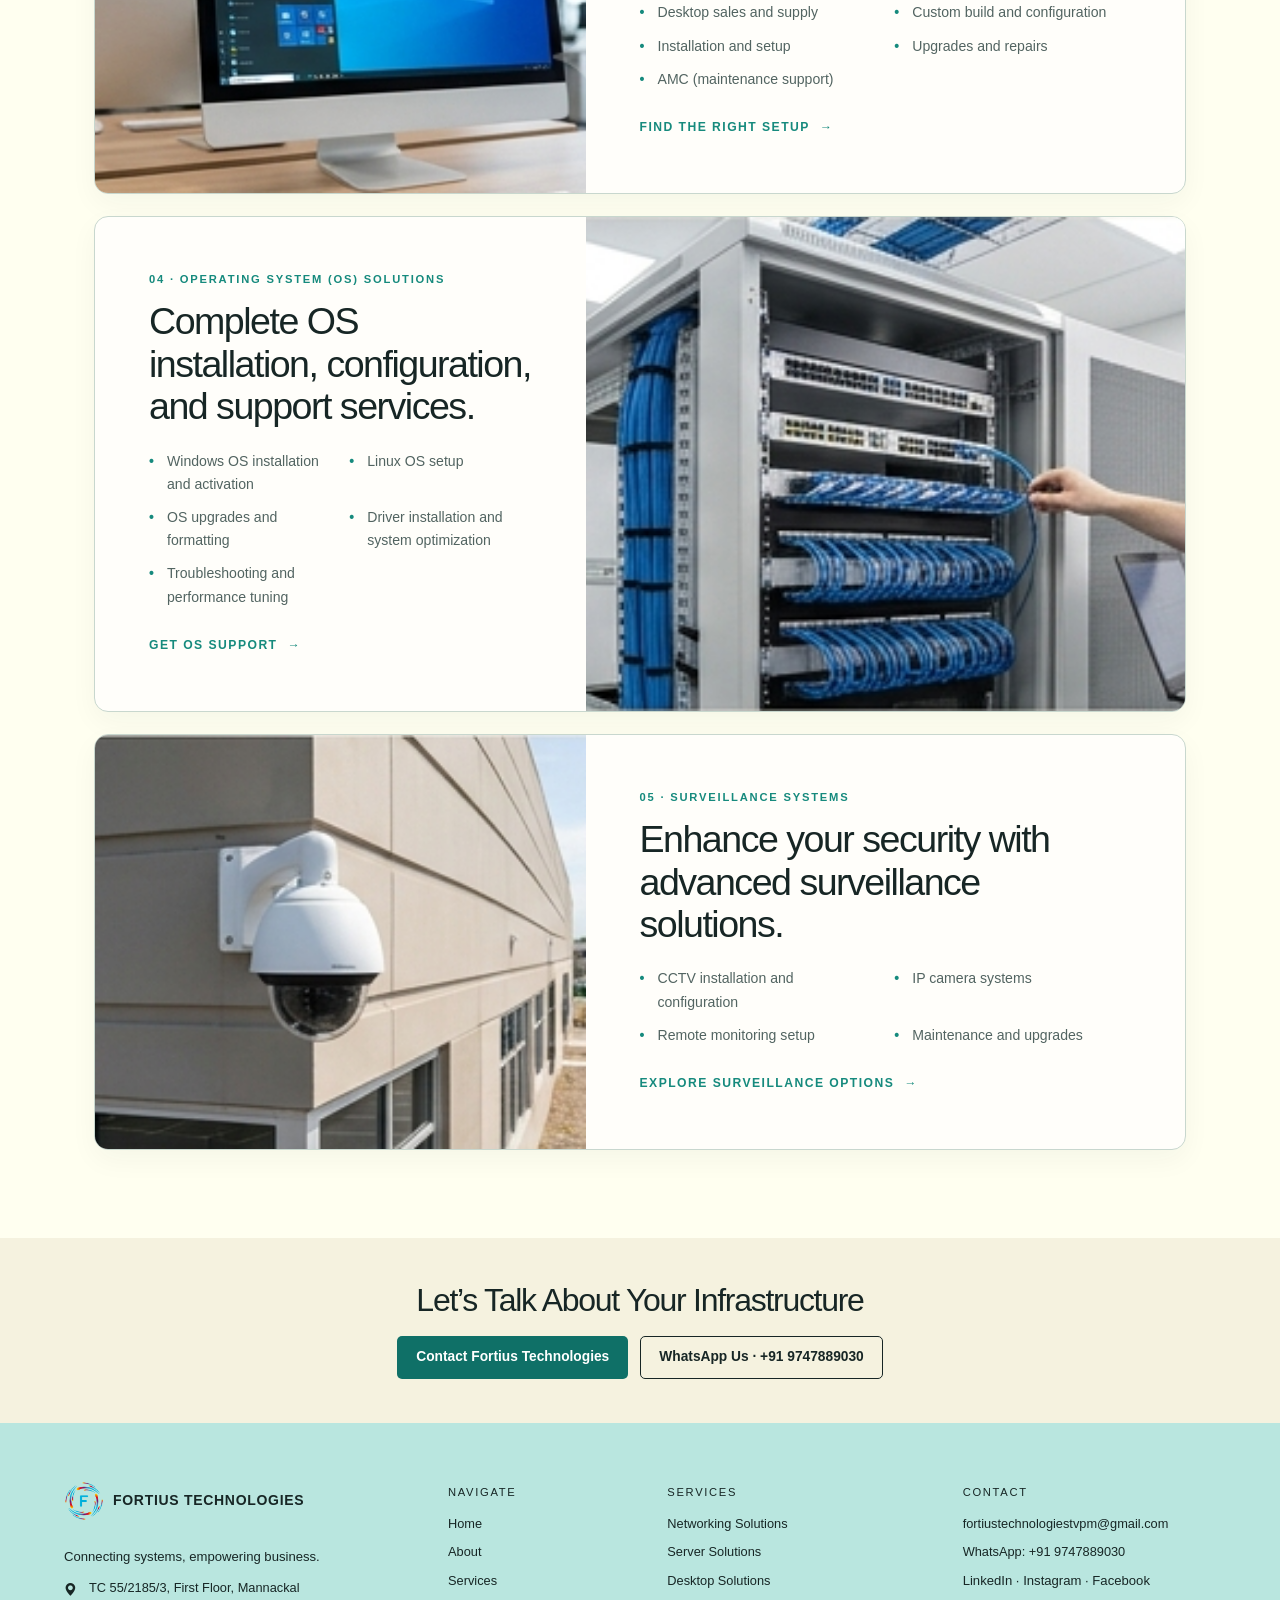
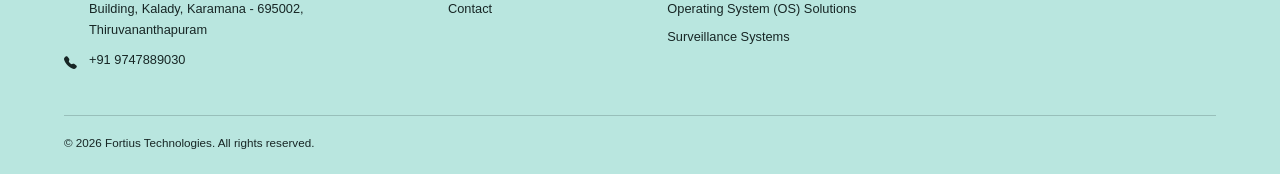
<file: services.html>
<!doctype html>
<html lang="en">
<head>
  <meta charset="utf-8">
  <meta name="viewport" content="width=device-width, initial-scale=1">
  <meta name="description" content="Explore Fortius Technologies networking, security, and IT infrastructure services.">
  <title>Services | Fortius Technologies Networking &amp; IT Infrastructure</title>
  <link href="https://cdn.jsdelivr.net/npm/bootstrap@5.0.2/dist/css/bootstrap.min.css" rel="stylesheet" integrity="sha384-EVSTQN3/azprG1Anm3QDgpJLIm9Nao0Yz1ztcQTwFspd3yD65VohhpuuCOmLASjC" crossorigin="anonymous">
  <link rel="stylesheet" href="https://cdn.jsdelivr.net/npm/bootstrap-icons@1.11.3/font/bootstrap-icons.min.css">
  <link rel="icon" type="image/png" href="images/fortius_symbol.png">
  <link rel="stylesheet" href="styles.css">
</head>
<body>
  <header class="site-header navbar navbar-expand-lg">
    <div class="container-fluid site-header-inner">
      <div class="brand navbar-brand" aria-label="Fortius Technologies"><img class="brand-symbol" src="images/fortius_symbol.png" alt=""><span><strong>FORTIUS TECHNOLOGIES</strong></span></div>
      <button class="navbar-toggler" type="button" data-bs-toggle="collapse" data-bs-target="#fortiusNavbar" aria-controls="fortiusNavbar" aria-expanded="false" aria-label="Toggle navigation">
        <span class="navbar-toggler-icon"></span>
      </button>
      <nav class="collapse navbar-collapse" id="fortiusNavbar" aria-label="Main navigation">
        <ul class="navbar-nav ms-auto align-items-lg-center">
          <li class="nav-item"><a class="nav-link" href="index.html">Home</a></li>
          <li class="nav-item"><a class="nav-link" href="about.html">About</a></li>
          <li class="nav-item"><a class="nav-link active" href="services.html" aria-current="page">Services</a></li>
          <li class="nav-item"><a class="nav-link" href="contact.html">Contact</a></li>
          <li class="nav-item"><a class="button button-dark header-cta ms-lg-3" href="contact.html">Connect With Us</a></li>
        </ul>
      </nav>
    </div>
  </header>

  <main>
    <section class="section page-intro services-intro">
      <p class="eyebrow">What we do</p>
      <h1>Technology that keeps your business moving.</h1>
      <p class="intro">From secure business networks and server systems to desktops, operating systems, and surveillance, Fortius Technologies provides the IT services your business needs.</p>
      <a class="button button-primary" href="contact.html">Talk to Our Team</a>
    </section>

    <section class="section service-showcase" aria-label="Fortius Technologies services">
      <article class="service-card" id="networking-solutions">
        <img src="images/04-networking-switching-routing.png" alt="Network switches and routing equipment installed in a rack">
        <div class="service-card-copy">
          <p class="eyebrow">01 · Networking Solutions</p>
          <h2>Strong and secure networking to keep your business connected.</h2>
          <ul><li>Network design and setup</li><li>LAN / WAN configuration</li><li>Wi-Fi installation</li><li>Network security and firewall</li><li>Troubleshooting and support</li></ul>
          <a class="text-link" href="contact.html">Plan your network <span aria-hidden="true">→</span></a>
        </div>
      </article>

      <article class="service-card" id="server-solutions">
        <img src="images/08-server-installations.png" alt="Server hardware configured in a rack">
        <div class="service-card-copy">
          <p class="eyebrow">02 · Server Solutions</p>
          <h2>Efficient server systems for better performance and data management.</h2>
          <ul><li>Server installation and configuration</li><li>Windows and Linux server setup</li><li>Data backup and storage</li><li>Server maintenance and support</li></ul>
          <a class="text-link" href="contact.html">Discuss server support <span aria-hidden="true">→</span></a>
        </div>
      </article>

      <article class="service-card" id="desktop-solutions">
        <img src="images/09-desktop-sales-services.png" alt="Desktop computer ready for a business workspace">
        <div class="service-card-copy">
          <p class="eyebrow">03 · Desktop Solutions</p>
          <h2>Reliable desktop systems for everyday business operations.</h2>
          <ul><li>Desktop sales and supply</li><li>Custom build and configuration</li><li>Installation and setup</li><li>Upgrades and repairs</li><li>AMC (maintenance support)</li></ul>
          <a class="text-link" href="contact.html">Find the right setup <span aria-hidden="true">→</span></a>
        </div>
      </article>

      <article class="service-card" id="operating-system-solutions">
        <img src="images/01-home-hero-it-installation.png" alt="Technician installing and configuring IT equipment">
        <div class="service-card-copy">
          <p class="eyebrow">04 · Operating System (OS) Solutions</p>
          <h2>Complete OS installation, configuration, and support services.</h2>
          <ul><li>Windows OS installation and activation</li><li>Linux OS setup</li><li>OS upgrades and formatting</li><li>Driver installation and system optimization</li><li>Troubleshooting and performance tuning</li></ul>
          <a class="text-link" href="contact.html">Get OS support <span aria-hidden="true">→</span></a>
        </div>
      </article>

      <article class="service-card" id="surveillance-systems">
        <img src="images/07-cctv-installation.png" alt="Security camera monitoring the exterior of a commercial building">
        <div class="service-card-copy">
          <p class="eyebrow">05 · Surveillance Systems</p>
          <h2>Enhance your security with advanced surveillance solutions.</h2>
          <ul><li>CCTV installation and configuration</li><li>IP camera systems</li><li>Remote monitoring setup</li><li>Maintenance and upgrades</li></ul>
          <a class="text-link" href="contact.html">Explore surveillance options <span aria-hidden="true">→</span></a>
        </div>
      </article>

    </section>

    <section class="contact-banner">
      <h2>Let’s Talk About Your Infrastructure</h2>
      <div class="button-row"><a class="button button-primary" href="contact.html">Contact Fortius Technologies</a><a class="button button-outline" href="https://wa.me/919747889030">WhatsApp Us · +91 9747889030</a></div>
    </section>
  </main>

  <footer class="site-footer">
    <div class="footer-brand"><a class="brand brand-light" href="index.html"><img class="brand-symbol" src="images/fortius_symbol.png" alt=""><span><strong>FORTIUS TECHNOLOGIES</strong></span></a><p>Connecting systems, empowering business.</p><p class="footer-contact-line"><i class="bi bi-geo-alt-fill" aria-hidden="true"></i><span>TC 55/2185/3, First Floor, Mannackal Building, Kalady, Karamana - 695002, Thiruvananthapuram</span></p><a class="footer-contact-line" href="tel:+919747889030"><i class="bi bi-telephone-fill" aria-hidden="true"></i><span>+91 9747889030</span></a></div>
    <div class="footer-column"><h2>Navigate</h2><a href="index.html">Home</a><a href="about.html">About</a><a href="services.html">Services</a><a href="contact.html">Contact</a></div>
    <div class="footer-column"><h2>Services</h2><a href="services.html">Networking Solutions</a><a href="services.html">Server Solutions</a><a href="services.html">Desktop Solutions</a><a href="services.html">Operating System (OS) Solutions</a><a href="services.html">Surveillance Systems</a></div>
    <div class="footer-column"><h2>Contact</h2><a href="mailto:fortiustechnologiestvpm@gmail.com">fortiustechnologiestvpm@gmail.com</a><a href="https://wa.me/919747889030">WhatsApp: +91 9747889030</a><p>LinkedIn · Instagram · Facebook</p></div>
    <div class="footer-bottom"><span>© 2026 Fortius Technologies. All rights reserved.</span></div>
  </footer>
  <script src="https://cdn.jsdelivr.net/npm/@popperjs/core@2.9.2/dist/umd/popper.min.js" integrity="sha384-IQsoLXl5PILFhosVNubq5LC7Qb9DXgDA9i+tQ8Zj3iwWAwPtgFTxbJ8NT4GN1R8p" crossorigin="anonymous"></script>
  <script src="https://cdn.jsdelivr.net/npm/bootstrap@5.0.2/dist/js/bootstrap.min.js" integrity="sha384-cVKIPhGWiC2Al4u+LWgxfKTRIcfu0JTxR+EQDz/bgldoEyl4H0zUF0QKbrJ0EcQF" crossorigin="anonymous"></script>
</body>
</html>
</file>
<file: styles.css>
:root {
  color-scheme: light;
  --ink: #172625;
  --muted: #526461;
  --ivory-white: #fffff0;
  --teal: #28bca9;
  --teal-light: #b9e6df;
  --teal-dark: #168a7d;
  --cream: #f5f2df;
  --paper: #fffefa;
  --line: #c8d7ce;
  --page-width: 1160px;
}

* { box-sizing: border-box; }

html { scroll-behavior: smooth; }

body {
  margin: 0;
  background: var(--ivory-white);
  color: var(--ink);
  font-family: "DM Sans", Arial, sans-serif;
  font-size: 16px;
  line-height: 1.65;
}

a { color: inherit; }

h1, h2, h3, p { margin-top: 0; }

h1, h2, h3 {
  font-family: "Manrope", "DM Sans", Arial, sans-serif;
  line-height: 1.13;
}

h1 { max-width: 700px; margin-bottom: 20px; font-size: clamp(2.7rem, 5.3vw, 4.65rem); letter-spacing: -.055em; }
h2 { margin-bottom: 16px; font-size: clamp(1.7rem, 3vw, 2.45rem); letter-spacing: -.04em; }
h3 { margin-bottom: 9px; font-size: 1.06rem; letter-spacing: -.02em; }

.site-header {
  position: sticky;
  top: 0;
  z-index: 1000;
  min-height: 76px;
  padding: 12px max(5vw, calc((100vw - var(--page-width)) / 2));
  background: var(--teal-light);
}

.site-header-inner { padding: 0; }
.brand { display: inline-flex; align-items: center; gap: 9px; text-decoration: none; line-height: 1.05; }
.site-header .navbar-brand { margin-right: 28px; }
.brand-symbol { display: block; width: 40px; height: 40px; object-fit: contain; }
.brand strong { display: block; font-size: 14px; letter-spacing: .05em; }
.brand small { display: block; margin-top: 3px; font-size: 9px; letter-spacing: .045em; }
.site-header .navbar-nav { gap: clamp(10px, 1.5vw, 22px); }
.site-header .nav-link { color: var(--ink); font-size: .88rem; }
.site-header .nav-link:hover, .site-header .nav-link:focus, .footer-column a:hover { text-decoration: underline; text-underline-offset: 4px; }
.site-header .nav-link.active { color: var(--ink); font-weight: 700; }
.site-header .navbar-toggler {
  border: 1px solid var(--ink);
  background-color: var(--paper);
}
.site-header .navbar-toggler-icon {
  background-image: url("data:image/svg+xml,%3csvg xmlns='http://www.w3.org/2000/svg' viewBox='0 0 30 30'%3e%3cpath stroke='%23172625' stroke-linecap='round' stroke-miterlimit='10' stroke-width='2' d='M4 7h22M4 15h22M4 23h22'/%3e%3c/svg%3e");
}
.site-header .navbar-toggler:focus { box-shadow: 0 0 0 .2rem rgba(23, 38, 37, .2); }

.button {
  display: inline-flex;
  min-height: 43px;
  align-items: center;
  justify-content: center;
  padding: 9px 18px;
  border: 1px solid transparent;
  border-radius: 5px;
  font-size: .86rem;
  font-weight: 700;
  line-height: 1.2;
  text-align: center;
  text-decoration: none;
  transition: background-color .18s ease, color .18s ease, transform .18s ease;
}

.button:hover { transform: translateY(-1px); }
.button-primary { background: #0f7067; color: #fff; }
.button-primary:hover { background: #0b625a; color: #fff; }
.button-outline { border-color: var(--ink); background: transparent; color: var(--ink); }
.button-outline:hover { background: var(--ink); color: white; }
.button-dark { background: var(--ink); color: white; }
.button-dark:hover { background: #29413e; }
.button-row { display: flex; flex-wrap: wrap; gap: 12px; }

.section {
  max-width: var(--page-width);
  margin: 0 auto;
  padding: clamp(54px, 7vw, 88px) 34px;
}

.hero, .about-preview, .split-section { display: grid; grid-template-columns: 1fr 1fr; align-items: center; gap: clamp(36px, 7vw, 88px); }
.hero { min-height: 520px; }
.hero-copy { max-width: 530px; }
.hero .intro { max-width: 430px; }
.intro { max-width: 650px; margin-bottom: 25px; color: var(--muted); font-size: 1.05rem; }
.eyebrow { margin-bottom: 12px; color: var(--teal-dark); font-size: .7rem; font-weight: 700; letter-spacing: .16em; line-height: 1.5; text-transform: uppercase; }
.section-copy > p:not(.eyebrow), .service-copy > p:not(.eyebrow) { max-width: 480px; color: var(--muted); }

.image-placeholder {
  display: grid;
  min-height: 180px;
  place-items: center;
  border: 1px dashed #829991;
  border-radius: 12px;
  background: rgba(255, 254, 250, .55);
  color: #647973;
  font-size: .76rem;
  font-weight: 600;
  letter-spacing: .08em;
  text-align: center;
  text-transform: uppercase;
}

img.image-placeholder {
  display: block;
  width: 100%;
  border: 0;
  object-fit: cover;
}

.image-hero { min-height: 330px; }
.image-chart { min-height: 220px; background: var(--cream); }
.about-preview, .capabilities, .beyond, .reliable, .mission-section, .contact-details { border-top: 1px solid rgba(108, 136, 124, .15); }
.about-preview { min-height: 365px; }
.about-preview h2 { max-width: 500px; }
.text-link { display: inline-block; margin-top: 9px; color: var(--teal-dark); font-size: .76rem; font-weight: 700; letter-spacing: .12em; text-decoration: none; text-transform: uppercase; }
.text-link span { padding-left: 5px; }
.section-lead { max-width: 580px; color: var(--muted); }
.feature-card { display: flex; align-items: center; justify-content: space-between; gap: 24px; margin: 28px 0 16px; padding: 24px 28px; border: 1px solid var(--teal); border-radius: 12px; background: rgba(255, 254, 250, .82); }
.feature-card p:last-child { margin-bottom: 0; color: var(--muted); }
.feature-card .eyebrow { margin-bottom: 5px; }
.feature-card h3 { margin-bottom: 6px; }
.card-grid { display: grid; gap: 14px; }
.card-grid-five { grid-template-columns: repeat(3, minmax(0, 1fr)); }
.card-grid-three { grid-template-columns: repeat(3, minmax(0, 1fr)); }
.card-grid-four { grid-template-columns: repeat(4, minmax(0, 1fr)); }
.card-grid-two { grid-template-columns: repeat(2, minmax(0, 1fr)); }
.small-card { min-width: 0; padding: 21px; border: 1px solid rgba(200, 215, 206, .65); border-radius: 11px; background: var(--paper); }
.small-card p:last-child { margin-bottom: 0; color: var(--muted); font-size: .9rem; }
.small-card .eyebrow { margin-bottom: 9px; }
.small-card h2 { font-size: 1.05rem; letter-spacing: -.02em; }
.card-number { display: block; margin-bottom: 10px; color: var(--teal-dark); font-size: .68rem; font-weight: 700; }
.compact-grid .small-card { padding: 16px 19px; }
.compact-grid .small-card p { margin-bottom: 0; }
.image-grid { display: grid; grid-template-columns: 1.25fr 1fr; gap: 14px; margin-top: 20px; }
.image-large { min-height: 300px; }
.image-stack { display: grid; grid-template-rows: 1fr 1fr; gap: 14px; }
.image-pair { display: grid; grid-template-columns: 1fr 1fr; gap: 14px; }
.image-pair .image-placeholder { min-height: 100px; }
.reliable { padding-bottom: 74px; }
.reliable .card-grid { margin-top: 24px; }

.contact-banner { padding: 44px 24px; background: var(--cream); text-align: center; }
.contact-banner h2 { margin-bottom: 17px; font-size: clamp(1.4rem, 2.5vw, 2rem); }
.contact-banner .button-row { justify-content: center; }

.site-footer {
  display: grid;
  max-width: none;
  grid-template-columns: 1.35fr .7fr 1fr 1fr;
  gap: 42px;
  padding: 58px max(5vw, calc((100vw - var(--page-width)) / 2)) 22px;
  background: var(--teal-light);
  color: var(--ink);
}

.brand-light { color: var(--ink); }
.footer-brand p, .footer-column p { max-width: 260px; margin: 17px 0 0; font-size: .82rem; }
.footer-brand .footer-contact-line { display: flex; align-items: flex-start; gap: 9px; margin-top: 9px; font-size: .8rem; text-decoration: none; }
.footer-brand .footer-contact-line i { flex: 0 0 16px; padding-top: 3px; }
.footer-brand .footer-contact-line span { min-width: 0; }
.footer-column { display: flex; flex-direction: column; align-items: flex-start; gap: 7px; }
.footer-column h2 { margin: 5px 0 8px; font-family: "DM Sans", Arial, sans-serif; font-size: .7rem; letter-spacing: .15em; text-transform: uppercase; }
.footer-column a { font-size: .8rem; text-decoration: none; }
.footer-column p { margin: 0 0 5px; }
.footer-bottom { display: flex; grid-column: 1 / -1; justify-content: space-between; gap: 16px; padding-top: 17px; border-top: 1px solid rgba(23, 38, 37, .2); font-size: .73rem; }

.page-intro { padding-top: 64px; padding-bottom: 48px; }
.page-intro h1 { font-size: clamp(2.6rem, 5vw, 4.1rem); }
.page-intro .intro { margin-bottom: 15px; }
.split-section { padding-top: 52px; padding-bottom: 68px; }
.image-about { min-height: 285px; }
.mission-section { text-align: left; }
.mission-section .section-lead { margin-bottom: 26px; }
.large-card { min-height: 185px; padding: 27px; }
.large-card h3 { font-size: 1.35rem; }
.large-card > p:not(.eyebrow) { max-width: 460px; }
.card-note { display: block; margin-top: 13px; color: var(--teal-dark); font-size: .68rem; font-weight: 700; letter-spacing: .12em; text-transform: uppercase; }
.mission-section + .section { padding-top: 54px; }

.services-intro { max-width: 900px; padding-bottom: 54px; }
.services-intro h1 { max-width: 820px; }
.service-showcase { display: grid; gap: 22px; padding-top: 0; }
.service-card {
  display: grid;
  grid-template-columns: minmax(0, .9fr) minmax(0, 1.1fr);
  overflow: hidden;
  border: 1px solid var(--line);
  border-radius: 14px;
  background: var(--paper);
  box-shadow: 0 10px 28px rgba(23, 38, 37, .045);
}
.service-card:nth-child(even) img { grid-column: 2; grid-row: 1; }
.service-card:nth-child(even) .service-card-copy { grid-column: 1; grid-row: 1; }
.service-card > img { width: 100%; height: 100%; min-height: 280px; object-fit: cover; }
.service-card-copy { align-self: center; padding: clamp(25px, 5vw, 54px); }
.service-card-copy h2 { max-width: 490px; font-size: clamp(1.65rem, 3vw, 2.35rem); }
.service-card-copy > p:not(.eyebrow) { max-width: 500px; color: var(--muted); }
.service-card-copy ul { display: grid; grid-template-columns: repeat(2, minmax(0, 1fr)); gap: 10px 18px; margin: 22px 0; padding: 0; list-style: none; }
.service-card-copy li { position: relative; padding-left: 18px; color: var(--muted); font-size: .88rem; }
.service-card-copy li::before { position: absolute; left: 0; color: var(--teal-dark); content: "•"; font-weight: 700; }
.service-card-copy .text-link { margin-top: 0; }

.contact-main { min-height: 65vh; }
.contact-intro { padding-bottom: 32px; }
.contact-details { padding-top: 20px; }
.contact-methods { margin-bottom: 15px; }
.contact-method { min-height: 116px; padding: 18px 22px; }
.contact-method h2 { margin-bottom: 5px; font-family: "DM Sans", Arial, sans-serif; font-size: 1.1rem; letter-spacing: -.02em; }
.contact-method h2 a { text-decoration: none; }
.contact-method p:last-child { font-size: .76rem; }
.contact-method-featured { border-color: var(--teal); }
.contact-locations { display: grid; grid-template-columns: 1fr 1fr; gap: 15px; }
.location-card { padding: 23px; }
.location-card h2 { margin-bottom: 7px; font-size: 1.15rem; }
.location-card p:not(.eyebrow) { font-size: .9rem; }
.business-hours { margin-top: 20px; margin-bottom: 5px; }
.map-placeholder { width: 100%; min-height: 235px; border: 0; }
.social-links { display: flex; align-items: center; gap: 10px; margin-top: 20px; }
.social-links .eyebrow { margin: 0 6px 0 0; }
.social-links .button { min-height: 35px; padding: 6px 13px; font-size: .75rem; }

@media (max-width: 800px) {
  .section { padding-right: 24px; padding-left: 24px; }
  .hero, .about-preview, .split-section { gap: 34px; }
  .card-grid-four { grid-template-columns: repeat(2, minmax(0, 1fr)); }
  .site-footer { grid-template-columns: repeat(2, minmax(0, 1fr)); gap: 32px 24px; padding-right: 24px; padding-left: 24px; }
  .footer-brand { grid-column: 1 / -1; }
  .service-card > img { min-height: 260px; }
}

@media (max-width: 560px) {
  body { font-size: 15px; }
  .site-header { padding: 12px 18px; }
  .brand-symbol { width: 32px; height: 32px; }
  .site-header .navbar-nav { align-items: stretch; gap: 2px; padding-top: 12px; }
  .site-header .nav-link { padding: 9px 0; }
  .site-header .header-cta { margin-top: 8px; }
  .section { padding: 48px 19px; }
  .hero, .about-preview, .split-section { grid-template-columns: 1fr; }
  .hero { min-height: 0; }
  .hero h1 { font-size: clamp(2.65rem, 12vw, 3.7rem); }
  .hero .image-placeholder { min-height: 220px; }
  .about-preview { gap: 24px; }
  .card-grid-five, .card-grid-three, .card-grid-four, .card-grid-two { grid-template-columns: 1fr; }
  .feature-card { align-items: flex-start; flex-direction: column; padding: 21px; }
  .image-grid { grid-template-columns: 1fr; }
  .image-large { min-height: 220px; }
  .image-stack { grid-template-rows: auto auto; }
  .image-stack > .image-placeholder { min-height: 150px; }
  .reliable { padding-bottom: 48px; }
  .contact-banner { padding: 36px 19px; }
  .site-footer { grid-template-columns: 1fr 1fr; gap: 28px 15px; padding: 42px 19px 18px; }
  .footer-brand { grid-column: 1 / -1; }
  .footer-column { gap: 7px; }
  .footer-column h2 { font-size: .65rem; }
  .footer-column a, .footer-column p { font-size: .74rem; }
  .footer-bottom { flex-direction: column; gap: 6px; font-size: .68rem; }
  .page-intro { padding-top: 48px; padding-bottom: 32px; }
  .page-intro h1 { font-size: clamp(2.4rem, 11vw, 3.5rem); }
  .service-showcase { gap: 16px; }
  .service-card { grid-template-columns: 1fr; }
  .service-card:nth-child(even) img, .service-card:nth-child(even) .service-card-copy { grid-column: auto; grid-row: auto; }
  .service-card > img { min-height: 0; height: 190px; }
  .service-card-copy { padding: 24px 21px; }
  .service-card-copy ul { grid-template-columns: 1fr; gap: 7px; margin: 18px 0; }
  .contact-details { padding-top: 12px; }
  .contact-locations { grid-template-columns: 1fr; }
  .map-placeholder { min-height: 200px; }
  .social-links { flex-wrap: wrap; }
  .social-links .eyebrow { flex-basis: 100%; }
}

@media (min-width: 561px) and (max-width: 991.98px) {
  .site-header { padding-right: 24px; padding-left: 24px; }
  .site-header .navbar-nav { align-items: stretch; gap: 2px; padding-top: 12px; }
  .site-header .nav-link { padding: 9px 0; }
  .site-header .header-cta { margin-top: 8px; }
}

@media (prefers-reduced-motion: reduce) {
  html { scroll-behavior: auto; }
  *, *::before, *::after { transition-duration: .01ms !important; }
}
</file>
